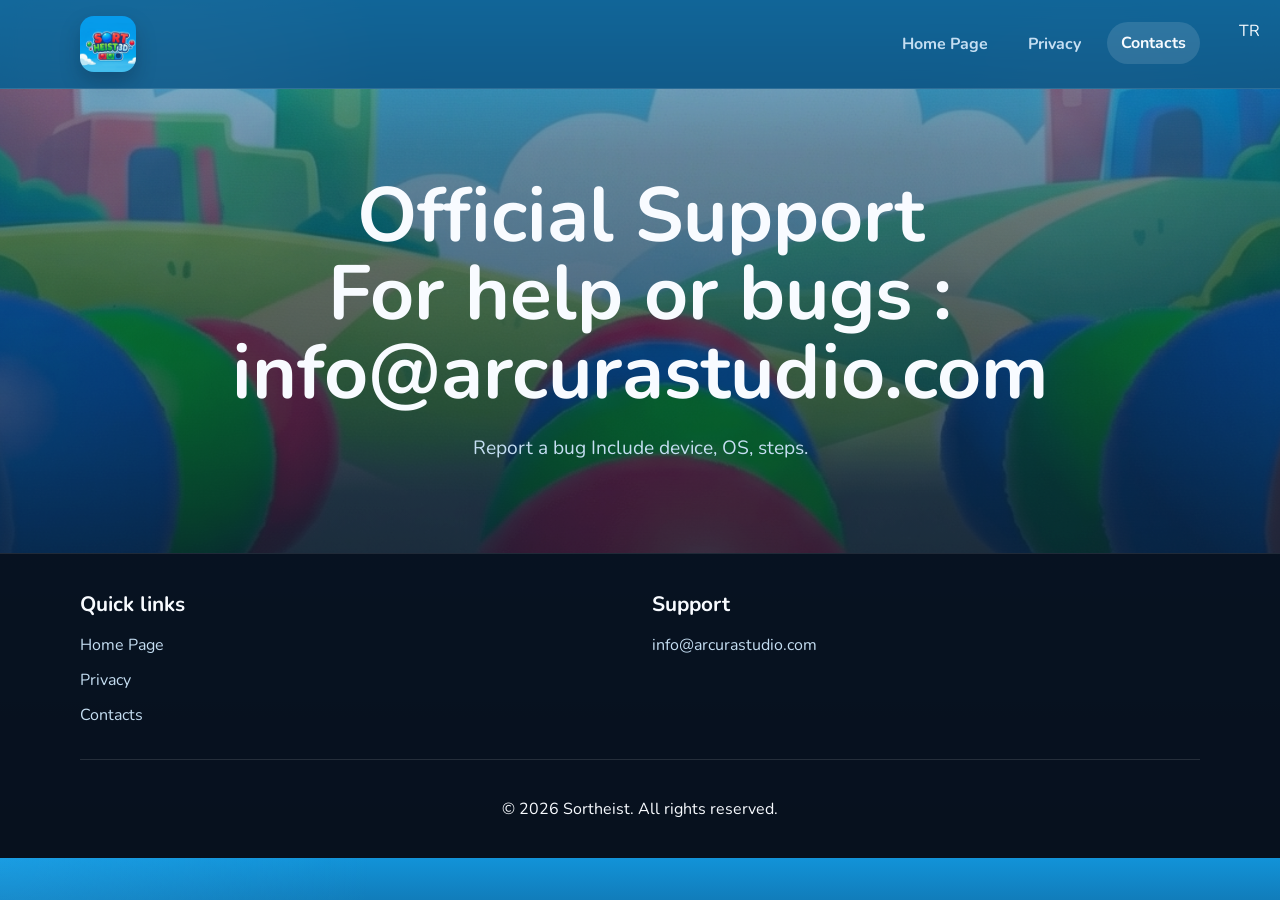
<file: contacts.html>
<!DOCTYPE html>
<html lang="tr">
<head>
  <meta charset="UTF-8">
  <meta name="viewport" content="width=device-width, initial-scale=1.0">
  <title>Support | Sortheist</title>
  <meta name="description" content="Sort Heist 3D için resmi destek ve iletişim sayfası.">
  <meta name="theme-color" content="#1293d8">
  <link rel="icon" type="image/png" href="assets/icon2014.png">
  <link rel="preconnect" href="https://fonts.googleapis.com">
  <link rel="preconnect" href="https://fonts.gstatic.com" crossorigin>
  <link
    href="https://fonts.googleapis.com/css2?family=Nunito:wght@400;600;700;800&display=swap"
    rel="stylesheet"
  >
  <link rel="stylesheet" href="style.css">
</head>
<body>
  <div class="site-bg"></div>
  <header class="site-header">
    <div class="container nav-shell">
      <div style="position:absolute; right:20px; top:20px;">
        <a href="/tr/">TR</a>
      </div>
      <a class="brand" href="index.html" aria-label="Sortheist Games ana sayfa">
        <img src="assets/icon2014.png" alt="Sortheist Games logo">
      </a>

      <button class="menu-toggle" type="button" aria-expanded="false" aria-controls="site-nav">
        Menu
      </button>

      <nav class="site-nav" id="site-nav">
        <a href="index.html">Home Page</a>
        <a href="https://arcurastudio.com/sortheist/privacy">Privacy</a>
    <!--    <a href="security.html">security</a> -->
        <a class="is-active" href="contacts.html">Contacts</a>
      </nav>
    </div>
  </header>

  <main>
    <section class="hero hero-page">
      <div class="hero-backdrop"></div>
      <div class="container hero-content">
        <h1>Official Support</h1>
        <h1>
          For help or bugs : <a  href="mailto:info@arcurastudio.com">info@arcurastudio.com</a>
        </h1>
        <p class="hero-copy">Report a bug Include device, OS, steps.
        </p>
      </div>
    </section>

    <!--section class="section">
      <div class="container contact-grid">
        <article class="card contact-card">
          <h3>Kullanıcı Desteği</h3>
          <p>
            Oyunla ilgili sorunlar, hata bildirimleri, geri ödemeler veya genel destek
            talepleri için ana iletişim adresi.
          </p>
          <a class="text-link" href="mailto:info@arcurastudio.com">info@arcurastudio.com</a>
        </article>

        <article class="card contact-card">
          <h3>Yayın ve Guncelleme</h3>
          <p>
            Store listing degisiklikleri, yayin guncellemeleri ve resmi iletisim
            gerektiren konular icin kullanilabilecek ek iletisim noktasi.
          </p>
          <a class="text-link" href="mailto:info@arcurastudio.com">info@arcurastudio.com</a>
        </article>

        <article class="card contact-card">
          <h3>Hata Bildirimi</h3>
          <p>
            Mesajinda cihaz modeli, isletim sistemi surumu, uygulama versiyonu ve hatanin
            hangi adimda olustugunu yazman sureci hizlandirir.
          </p>
          <a class="text-link" href="mailto:info@arcurastudio.com?subject=Sort%20Heist%203D%20Destek">Destek talebi olustur</a>
        </article>
      </div>
  </section>

    <section class="section section-soft">
      <div class="container page-stack">
        <article class="card page-copy">
          <h2>Bu sayfada ne olmali</h2>
          <ul class="meta-list">
            <li>Gelistirici veya marka adi</li>
            <li>Calisan destek e-postasi</li>
            <li>Sorun bildirme yontemi</li>
            <li>Gerekirse sik sorulan sorunlar ve geri donus notlari</li>
          </ul>
        </article>

        <article class="card page-copy">
          <h2>Neden kritik</h2>
          <p>
            Apple support URL alaninin gercek iletisim bilgilerine gitmesini bekler.
            Google Play tarafinda da yayin ve guncelleme sureci icin iletisim bilgileri
            acik ve calisir durumda olmalidir.
          </p>
        </article>
      </div>
  </section-->
  </main>

  <footer class="site-footer">
    <div class="container footer-grid">
      <div>
        <h3>Quick links</h3>
        <a href="index.html">Home Page</a>
        <a href="https://arcurastudio.com/sortheist/privacy">Privacy</a>
     <!--   <a href="security.html">security</a> -->
        <a href="contacts.html">Contacts</a>
      </div>

      <div>
        <h3>Support</h3>
        <a href="mailto:info@arcurastudio.com">info@arcurastudio.com</a>
      </div>
    </div>

    <div class="container footer-bottom">
      <p>&copy; <span id="year"></span> Sortheist. All rights reserved.</p> 
    </div>
  </footer>

  <script src="script.js"></script>
</body>
</html>
</file>
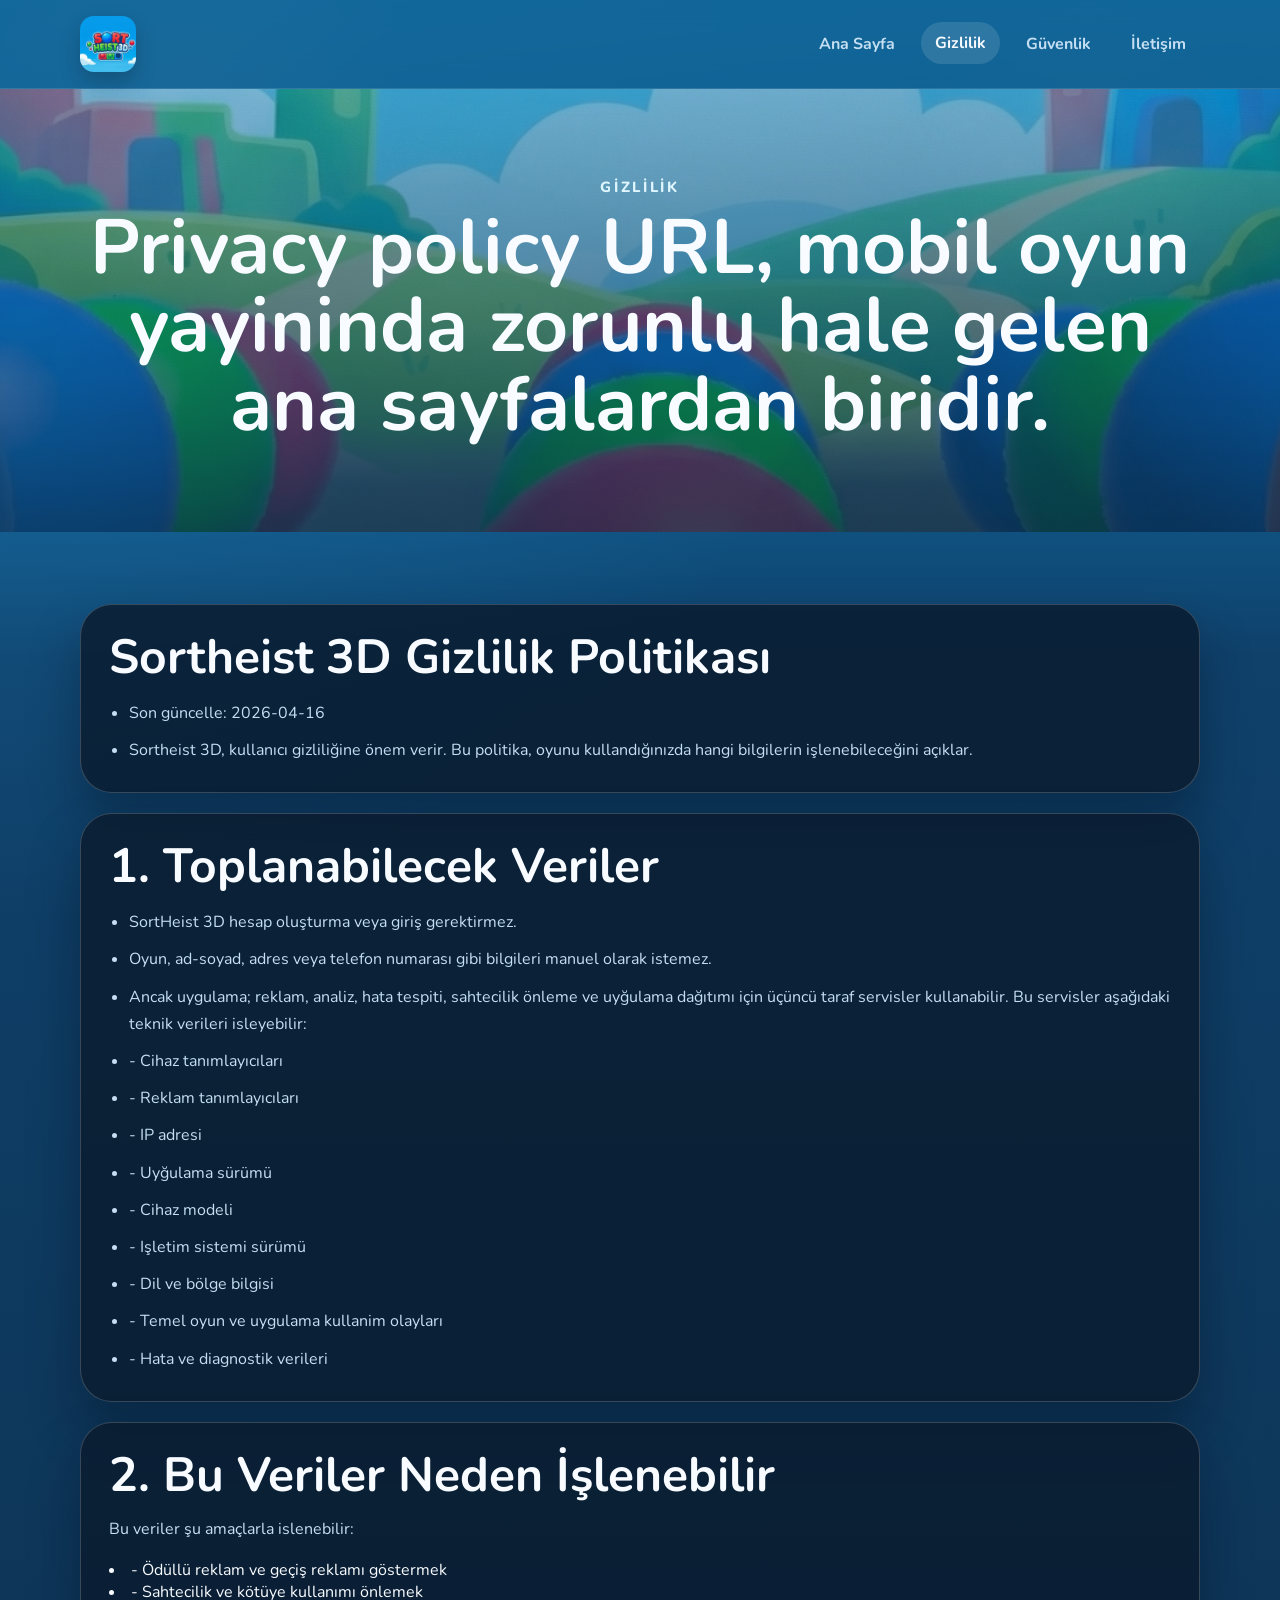
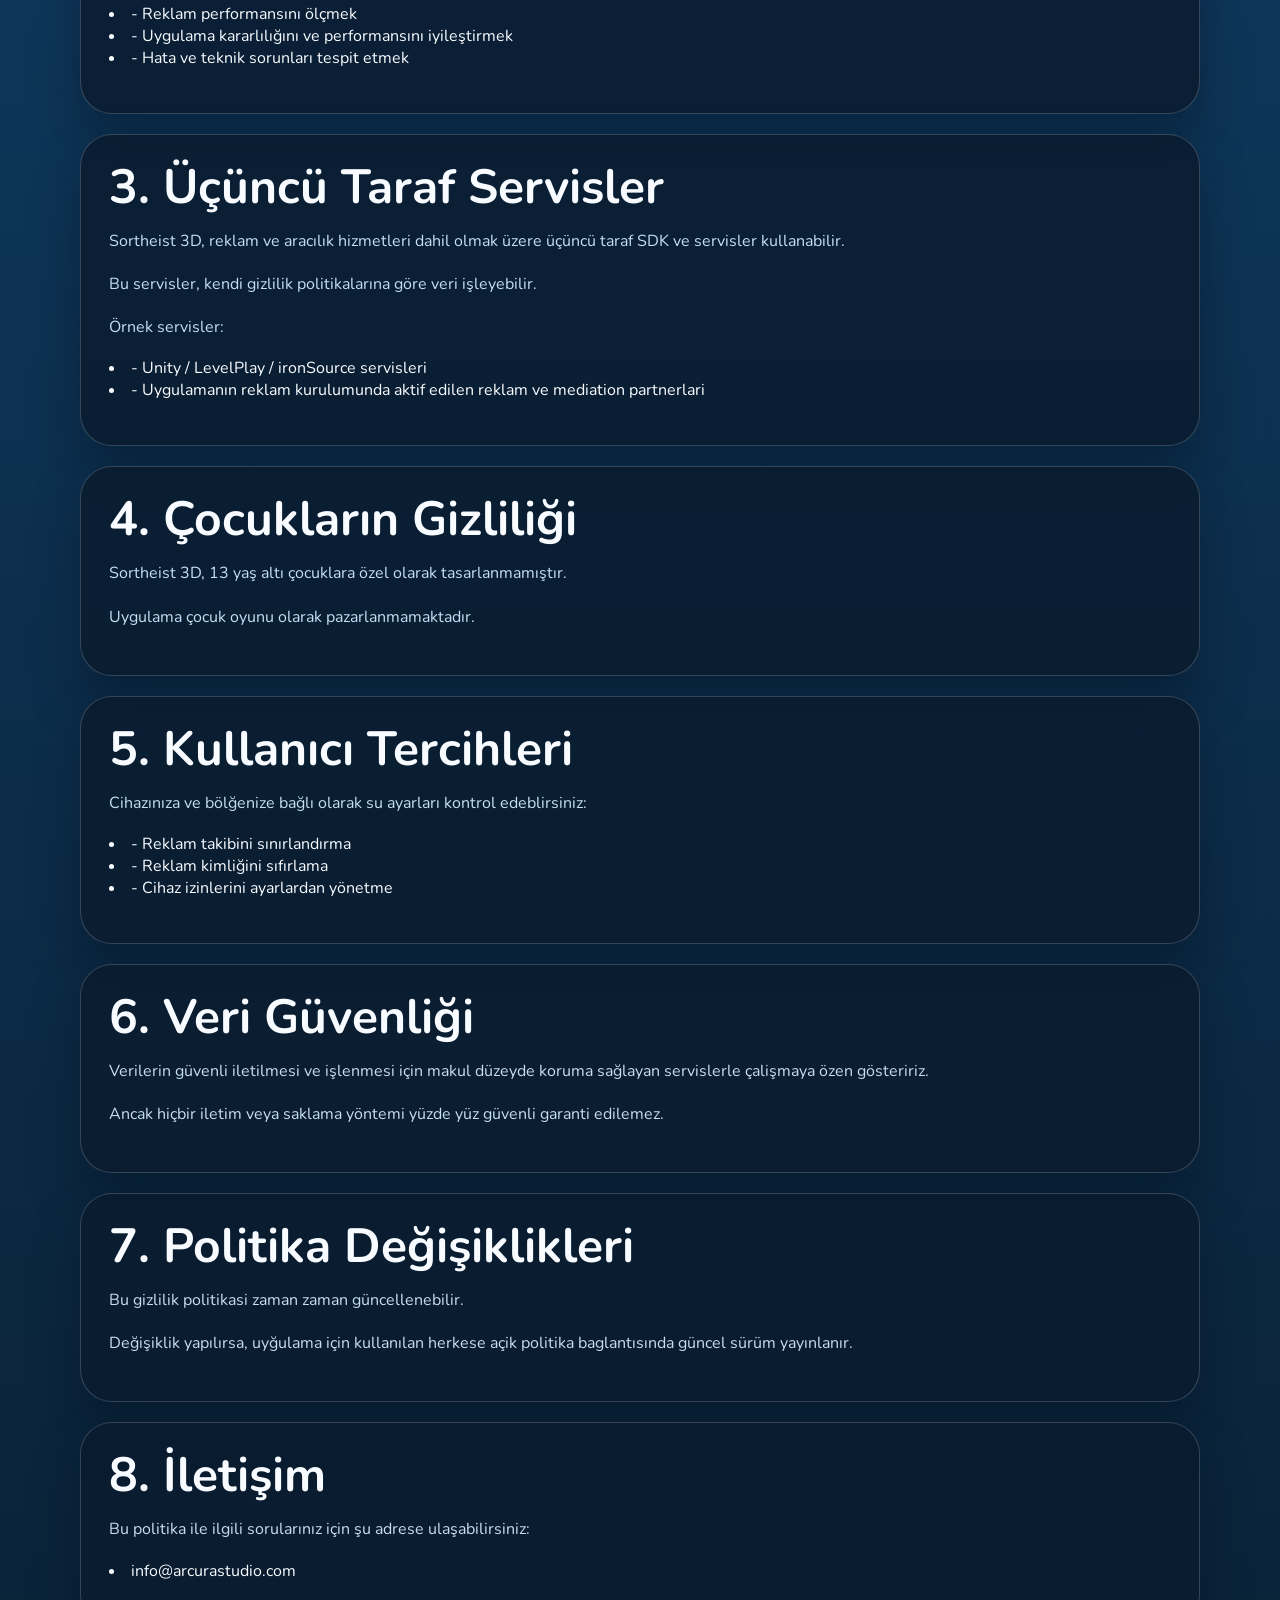
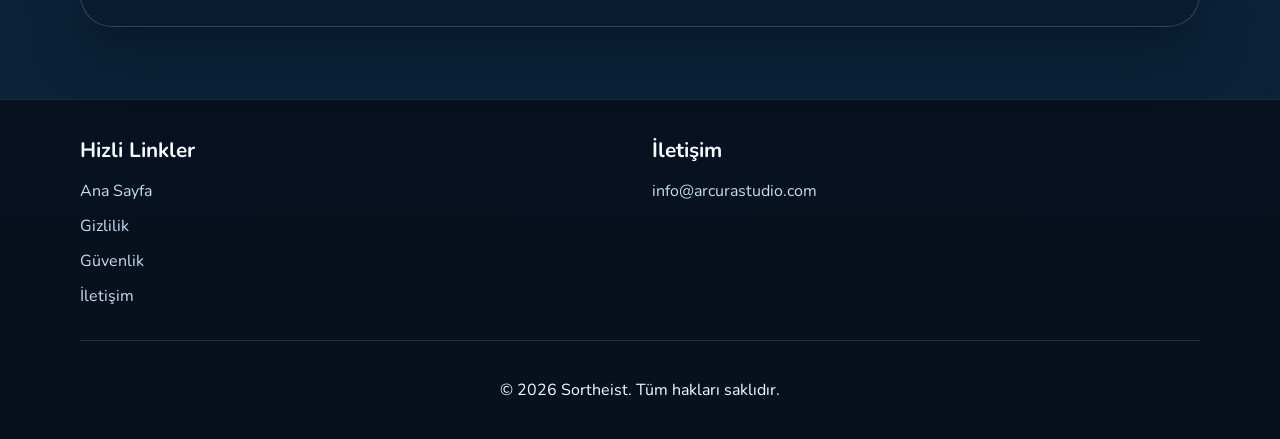
<file: gizlilik.html>
<!DOCTYPE html>
<html lang="tr">
<head>
  <meta charset="UTF-8">
  <meta name="viewport" content="width=device-width, initial-scale=1.0">
  <title>Gizlilik | Sortheist3D</title>
  <meta name="description" content="Sort Heist 3D icin resmi gizlilik politikasi.">
  <meta name="theme-color" content="#1293d8">
  <link rel="icon" type="image/png" href="assets/icon2014.png">
  <link rel="preconnect" href="https://fonts.googleapis.com">
  <link rel="preconnect" href="https://fonts.gstatic.com" crossorigin>
  <link
    href="https://fonts.googleapis.com/css2?family=Nunito:wght@400;600;700;800&display=swap"
    rel="stylesheet"
  >
  <link rel="stylesheet" href="style.css">
</head>
<body>
  <div class="site-bg"></div>
  <header class="site-header">
    <div class="container nav-shell">
      <a class="brand" href="index.html" aria-label="Sortheist Games ana sayfa">
        <img src="assets/icon2014.png" alt="Sortheist Games logo">
      </a>

      <button class="menu-toggle" type="button" aria-expanded="false" aria-controls="site-nav">
        Menu
      </button>

      <nav class="site-nav" id="site-nav">
        <a href="index.html">Ana Sayfa</a>
        <a class="is-active" href="gizlilik.html">Gizlilik</a>
        <a href="guvenlik.html">Güvenlik</a>
        <a href="iletisim.html">İletişim</a>
      </nav>
    </div>
  </header>

  <main>
    <section class="hero hero-page">
      <div class="hero-backdrop"></div>
      <div class="container hero-content">
        <p class="eyebrow">Gizlilik</p>
        <h1>Privacy policy URL, mobil oyun yayininda zorunlu hale gelen ana sayfalardan biridir.</h1>
      </div>
    </section>

    <section class="section">
      <div class="container page-stack">
        <article class="card page-copy">
          <h2>Sortheist 3D Gizlilik Politikası</h2>
          <ul class="meta-list">
            <li>Son güncelle: 2026-04-16</li>
            <li>Sortheist 3D, kullanıcı gizliliğine önem verir. Bu politika, oyunu kullandığınızda hangi bilgilerin işlenebileceğini açıklar.</li>
          </ul>
        </article>

        <article class="card page-copy">
          <h2>1. Toplanabilecek Veriler</h2>
          <ul class="meta-list">
            <li>SortHeist 3D hesap oluşturma veya giriş gerektirmez.</li>
              <li>Oyun, ad-soyad, adres veya telefon numarası gibi bilgileri manuel olarak istemez.</li>
              <li>Ancak uygulama; reklam, analiz, hata tespiti, sahtecilik önleme ve uyğulama dağıtımı için üçüncü taraf servisler kullanabilir. Bu servisler aşağıdaki teknik verileri isleyebilir:</li>
              <li>- Cihaz tanımlayıcıları</li>
              <li>- Reklam tanımlayıcıları</li>
              <li>- IP adresi</li>
              <li>- Uyğulama sürümü</li>
              <li>- Cihaz modeli</li>
              <li>- Işletim sistemi sürümü</li>
              <li>- Dil ve bölge bilgisi</li>
              <li>- Temel oyun ve uygulama kullanim olayları</li>
              <li>- Hata ve diagnostik verileri</li>
          </ul>
        </article>
        
        <article class="card page-copy">
          <h2> 2. Bu Veriler Neden İşlenebilir</h2>
          <p>
            Bu veriler şu amaçlarla islenebilir:
            <li>- Ödüllü reklam ve geçiş reklamı göstermek</li>
            <li>- Sahtecilik ve kötüye kullanımı önlemek</li>
            <li>- Reklam performansını ölçmek</li>
            <li>- Uygulama kararlılığını ve performansını iyileştirmek</li>
            <li>- Hata ve teknik sorunları tespit etmek</li>
          </p>
        </article>

        <article class="card page-copy">
          <h2>3. Üçüncü Taraf Servisler</h2>
            <p>Sortheist 3D, reklam ve aracılık hizmetleri dahil olmak üzere üçüncü taraf SDK ve servisler kullanabilir.</p>
            <p>Bu servisler, kendi gizlilik politikalarına göre veri işleyebilir.</p>
            <p>Örnek servisler:</p>
            <p>
              <li>- Unity / LevelPlay / ironSource servisleri</li>
              <li>- Uygulamanın reklam kurulumunda aktif edilen reklam ve mediation partnerlari</li>
            </p>
        </article>
        
        <article class="card page-copy">
          <h2>4. Çocukların Gizliliği</h2>
            <p>Sortheist 3D, 13 yaş altı çocuklara özel olarak tasarlanmamıştır.</p>
            <p>Uygulama çocuk oyunu olarak pazarlanmamaktadır.</p>
        </article>

        <article class="card page-copy">
          <h2>5. Kullanıcı Tercihleri</h2>
            <p>Cihazınıza ve bölğenize bağlı olarak su ayarları kontrol edeblirsiniz:</p>
            <p>
              <li>- Reklam takibini sınırlandırma</li>
              <li>- Reklam kimliğini sıfırlama</li>
              <li>- Cihaz izinlerini ayarlardan yönetme</li>
            </p>
        </article>

         <article class="card page-copy">
          <h2>6. Veri Güvenliği</h2>
            <p>Verilerin güvenli iletilmesi ve işlenmesi için makul düzeyde koruma sağlayan servislerle çalişmaya özen gösteririz.</p>
            <p>Ancak hiçbir iletim veya saklama yöntemi yüzde yüz güvenli garanti edilemez.</p>
        </article>

        <article class="card page-copy">
          <h2>7. Politika Değişiklikleri</h2>
            <p>Bu gizlilik politikasi zaman zaman güncellenebilir.</p>
            <p>Değişiklik yapılırsa, uyğulama için kullanılan herkese açik politika baglantısında güncel sürüm yayınlanır.</p>
        </article>


        <article class="card page-copy">
          <h2>8. İletişim</h2>
            <p>Bu politika ile ilgili sorularınız için şu adrese ulaşabilirsiniz:</p>
              <li>info@arcurastudio.com</li>
            </p>
        </article>
      </div>
    </section>
  </main>

  <footer class="site-footer">
    <div class="container footer-grid">
      <div>
        <h3>Hizli Linkler</h3>
        <a href="index.html">Ana Sayfa</a>
        <a href="gizlilik.html">Gizlilik</a>
        <a href="guvenlik.html">Güvenlik</a>
        <a href="iletisim.html">İletişim</a>
      </div>

      <div>
        <h3>İletişim</h3>
        <a href="mailto:info@arcurastudio.com">info@arcurastudio.com</a>
      </div>
    </div>

    <div class="container footer-bottom">
      <p>&copy; <span id="year"></span> Sortheist. Tüm hakları saklıdır.</p>
    </div>
  </footer>

  <script src="script.js"></script>
</body>
</html>
</file>
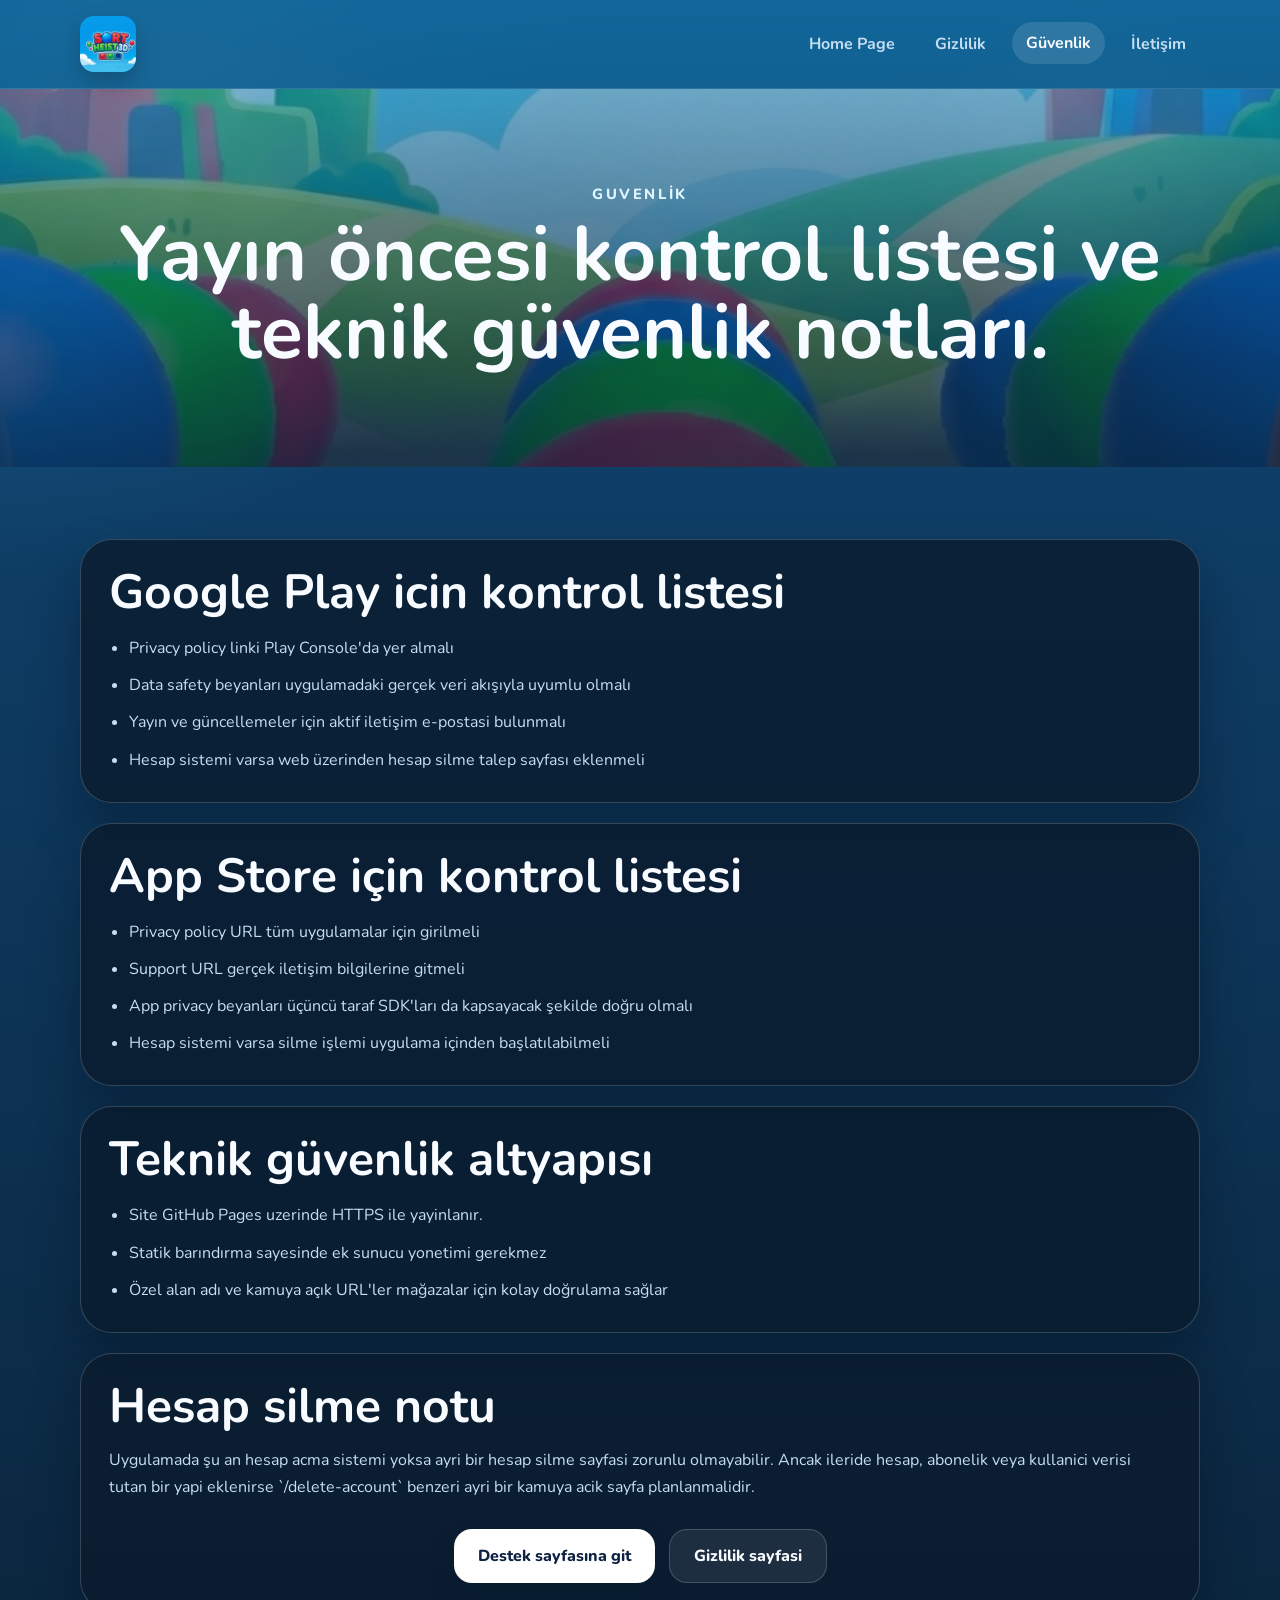
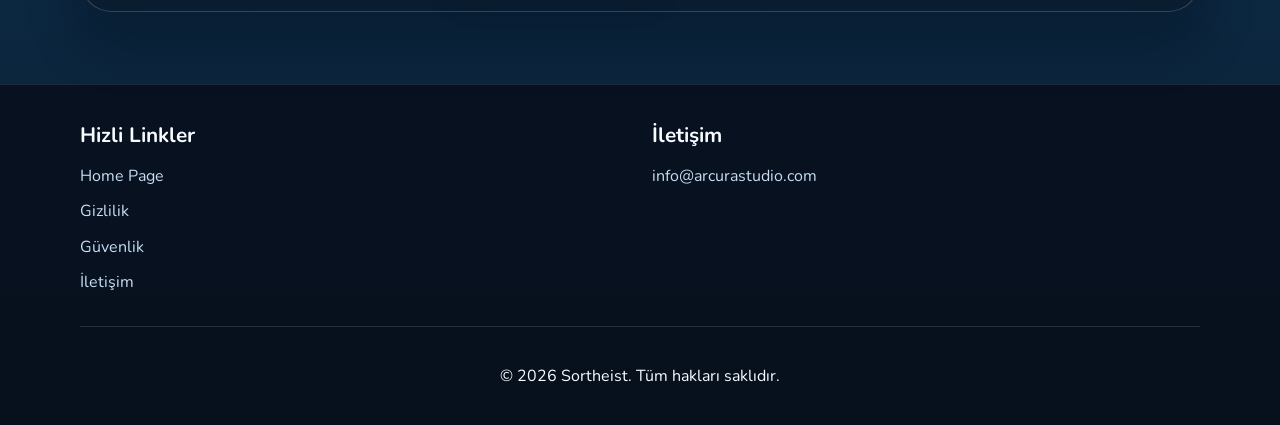
<file: guvenlik.html>
<!DOCTYPE html>
<html lang="tr">
<head>
  <meta charset="UTF-8">
  <meta name="viewport" content="width=device-width, initial-scale=1.0">
  <title>Güvenlik | Sortheist</title>
  <meta name="description" content="Sort Heist 3D icin yayin oncesi guvenlik ve magaza uyumluluk notlari.">
  <meta name="theme-color" content="#1293d8">
  <link rel="icon" type="image/png" href="assets/icon2014.png">
  <link rel="preconnect" href="https://fonts.googleapis.com">
  <link rel="preconnect" href="https://fonts.gstatic.com" crossorigin>
  <link
    href="https://fonts.googleapis.com/css2?family=Nunito:wght@400;600;700;800&display=swap"
    rel="stylesheet"
  >
  <link rel="stylesheet" href="style.css">
</head>
<body>
  <div class="site-bg"></div>
  <header class="site-header">
    <div class="container nav-shell">
      <a class="brand" href="index.html" aria-label="Sortheist Games ana sayfa">
        <img src="assets/icon2014.png" alt="Sortheist Games logo">
      </a>

      <button class="menu-toggle" type="button" aria-expanded="false" aria-controls="site-nav">
        Menu
      </button>

      <nav class="site-nav" id="site-nav">
        <a href="index.html">Home Page</a>
        <a href="gizlilik.html">Gizlilik</a>
        <a class="is-active" href="guvenlik.html">Güvenlik</a>
        <a href="iletisim.html">İletişim</a>
      </nav>
    </div>
  </header>

  <main>
    <section class="hero hero-page">
      <div class="hero-backdrop"></div>
      <div class="container hero-content">
        <p class="eyebrow">Guvenlik</p>
        <h1>Yayın öncesi kontrol listesi ve teknik güvenlik notları.</h1>
      </div>
    </section>

    <section class="section">
      <div class="container page-stack">
        <article class="card page-copy">
          <h2>Google Play icin kontrol listesi</h2>
          <ul class="meta-list">
            <li>Privacy policy linki Play Console'da yer almalı</li>
            <li>Data safety beyanları uygulamadaki gerçek veri akışıyla uyumlu olmalı</li>
            <li>Yayın ve güncellemeler için aktif iletişim e-postasi bulunmalı</li>
            <li>Hesap sistemi varsa web üzerinden hesap silme talep sayfası eklenmeli</li>
          </ul>
        </article>

        <article class="card page-copy">
          <h2>App Store için kontrol listesi</h2>
          <ul class="meta-list">
            <li>Privacy policy URL tüm uygulamalar için girilmeli</li>
            <li>Support URL gerçek iletişim bilgilerine gitmeli</li>
            <li>App privacy beyanları üçüncü taraf SDK'ları da kapsayacak şekilde doğru olmalı</li>
            <li>Hesap sistemi varsa silme işlemi uygulama içinden başlatılabilmeli</li>
          </ul>
        </article>

        <article class="card page-copy">
          <h2>Teknik güvenlik altyapısı</h2>
          <ul class="meta-list">
            <li>Site GitHub Pages uzerinde HTTPS ile yayinlanır.</li>
            <li>Statik barındırma sayesinde ek sunucu yonetimi gerekmez</li>
            <li>Özel alan adı ve kamuya açık URL'ler mağazalar için kolay doğrulama sağlar</li>
          </ul>
        </article>

        <article class="card page-copy">
          <h2>Hesap silme notu</h2>
          <p>
            Uygulamada şu an hesap acma sistemi yoksa ayri bir hesap silme sayfasi zorunlu
            olmayabilir. Ancak ileride hesap, abonelik veya kullanici verisi tutan bir yapi
            eklenirse `/delete-account` benzeri ayri bir kamuya acik sayfa planlanmalidir.
          </p>
          <div class="button-row">
            <a class="button button-light" href="iletisim.html">Destek sayfasına git</a>
            <a class="button button-outline" href="gizlilik.html">Gizlilik sayfasi</a>
          </div>
        </article>
      </div>
    </section>
  </main>

  <footer class="site-footer">
    <div class="container footer-grid">
      <div>
        <h3>Hizli Linkler</h3>
        <a href="index.html">Home Page</a>
        <a href="gizlilik.html">Gizlilik</a>
        <a href="guvenlik.html">Güvenlik</a>
        <a href="iletisim.html">İletişim</a>
      </div>

      <div>
        <h3>İletişim</h3>
        <a href="mailto:info@arcurastudio.com">info@arcurastudio.com</a>
      </div>
    </div>

    <div class="container footer-bottom">
      <p>&copy; <span id="year"></span> Sortheist. Tüm hakları saklıdır.</p>
    </div>
  </footer>

  <script src="script.js"></script>
</body>
</html>
</file>
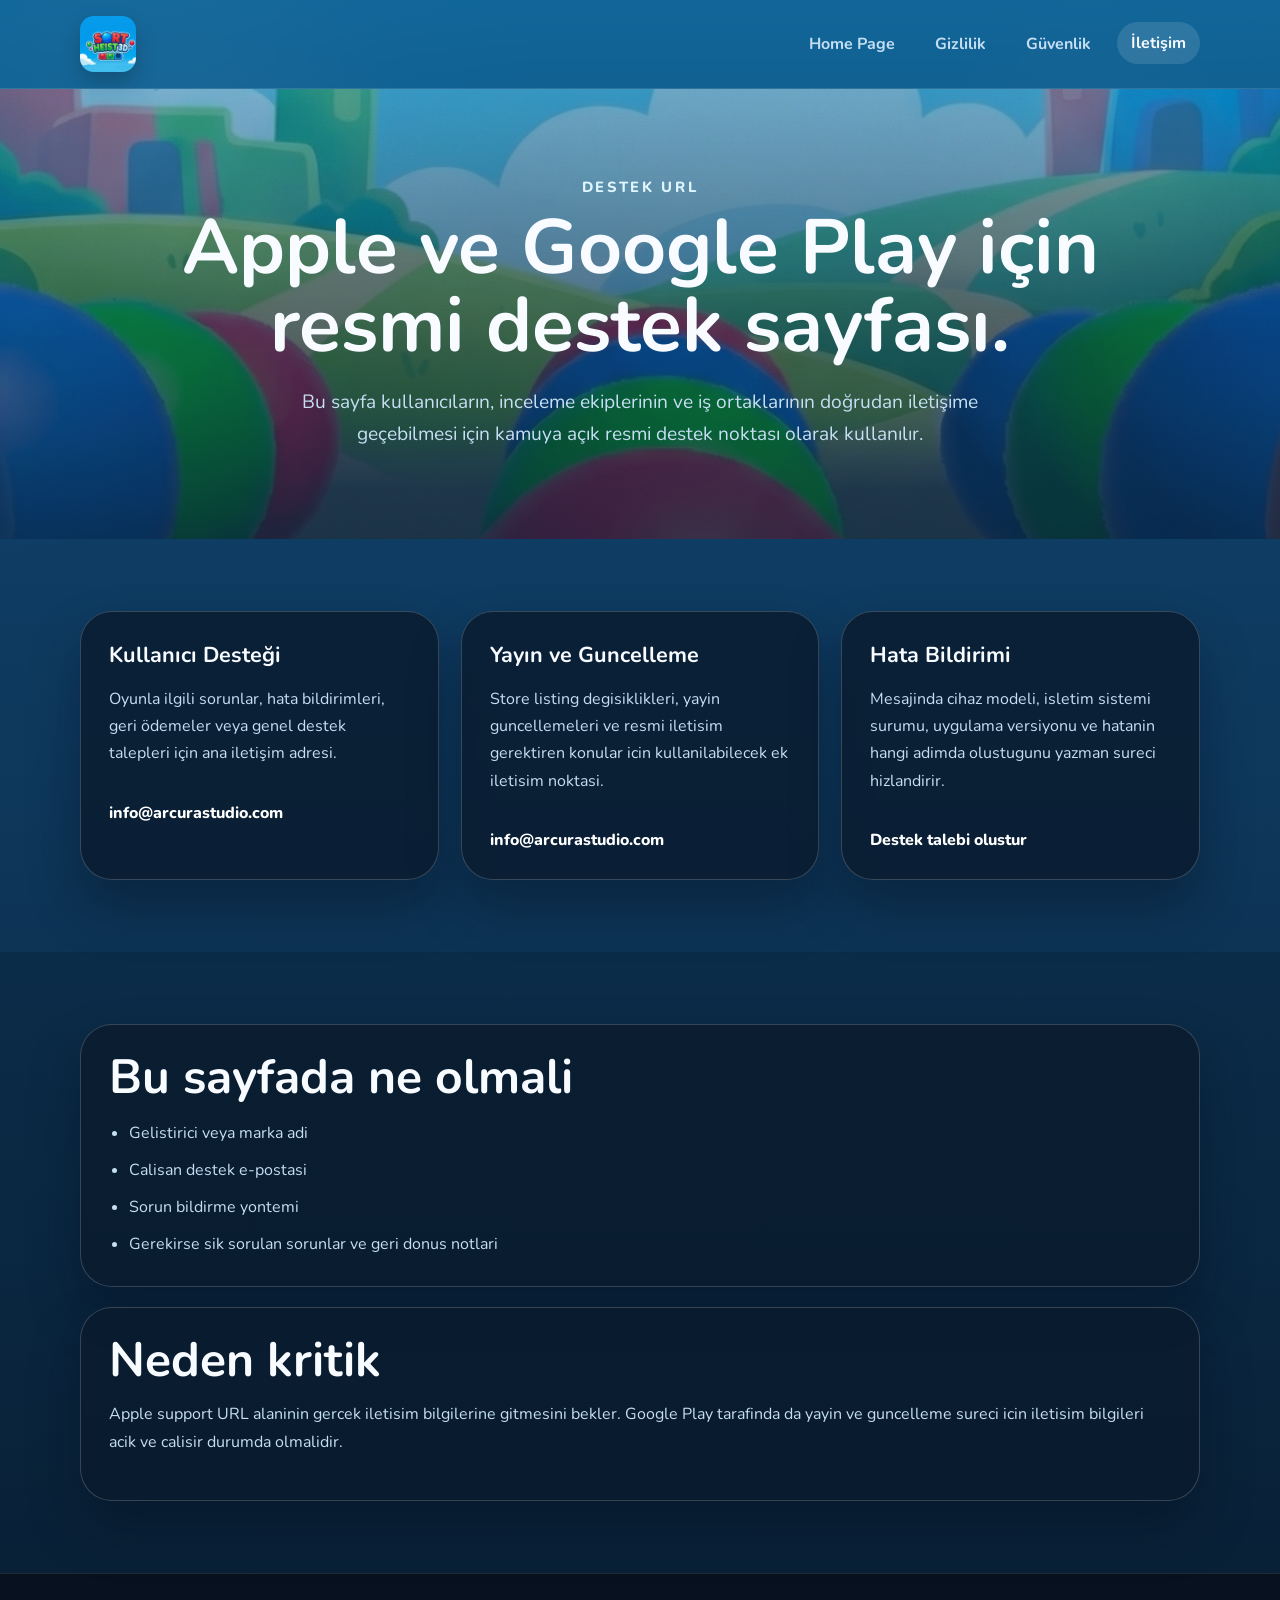
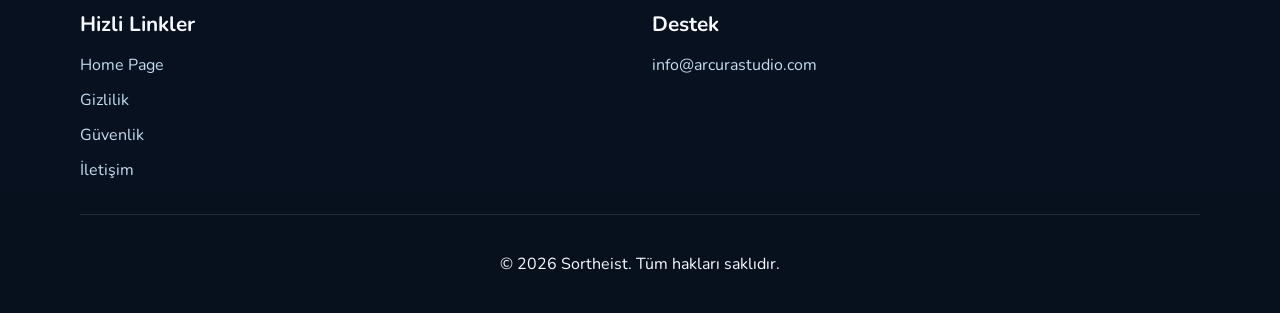
<file: iletisim.html>
<!DOCTYPE html>
<html lang="tr">
<head>
  <meta charset="UTF-8">
  <meta name="viewport" content="width=device-width, initial-scale=1.0">
  <title>İletişim | Sortheist</title>
  <meta name="description" content="Sort Heist 3D için resmi destek ve iletişim sayfası.">
  <meta name="theme-color" content="#1293d8">
  <link rel="icon" type="image/png" href="assets/icon2014.png">
  <link rel="preconnect" href="https://fonts.googleapis.com">
  <link rel="preconnect" href="https://fonts.gstatic.com" crossorigin>
  <link
    href="https://fonts.googleapis.com/css2?family=Nunito:wght@400;600;700;800&display=swap"
    rel="stylesheet"
  >
  <link rel="stylesheet" href="style.css">
</head>
<body>
  <div class="site-bg"></div>
  <header class="site-header">
    <div class="container nav-shell">
      <a class="brand" href="index.html" aria-label="Sortheist Games ana sayfa">
        <img src="assets/icon2014.png" alt="Sortheist Games logo">
      </a>

      <button class="menu-toggle" type="button" aria-expanded="false" aria-controls="site-nav">
        Menu
      </button>

      <nav class="site-nav" id="site-nav">
        <a href="index.html">Home Page</a>
        <a href="gizlilik.html">Gizlilik</a>
        <a href="guvenlik.html">Güvenlik</a>
        <a class="is-active" href="iletisim.html">İletişim</a>
      </nav>
    </div>
  </header>

  <main>
    <section class="hero hero-page">
      <div class="hero-backdrop"></div>
      <div class="container hero-content">
        <p class="eyebrow">Destek URL</p>
        <h1>Apple ve Google Play için resmi destek sayfası.</h1>
        <p class="hero-copy">
          Bu sayfa kullanıcıların, inceleme ekiplerinin ve iş ortaklarının doğrudan
          iletişime geçebilmesi için kamuya açık resmi destek noktası olarak kullanılır.
        </p>
      </div>
    </section>

    <section class="section">
      <div class="container contact-grid">
        <article class="card contact-card">
          <h3>Kullanıcı Desteği</h3>
          <p>
            Oyunla ilgili sorunlar, hata bildirimleri, geri ödemeler veya genel destek
            talepleri için ana iletişim adresi.
          </p>
          <a class="text-link" href="mailto:info@arcurastudio.com">info@arcurastudio.com</a>
        </article>

        <article class="card contact-card">
          <h3>Yayın ve Guncelleme</h3>
          <p>
            Store listing degisiklikleri, yayin guncellemeleri ve resmi iletisim
            gerektiren konular icin kullanilabilecek ek iletisim noktasi.
          </p>
          <a class="text-link" href="mailto:info@arcurastudio.com">info@arcurastudio.com</a>
        </article>

        <article class="card contact-card">
          <h3>Hata Bildirimi</h3>
          <p>
            Mesajinda cihaz modeli, isletim sistemi surumu, uygulama versiyonu ve hatanin
            hangi adimda olustugunu yazman sureci hizlandirir.
          </p>
          <a class="text-link" href="mailto:info@arcurastudio.com?subject=Sort%20Heist%203D%20Destek">Destek talebi olustur</a>
        </article>
      </div>
    </section>

    <section class="section section-soft">
      <div class="container page-stack">
        <article class="card page-copy">
          <h2>Bu sayfada ne olmali</h2>
          <ul class="meta-list">
            <li>Gelistirici veya marka adi</li>
            <li>Calisan destek e-postasi</li>
            <li>Sorun bildirme yontemi</li>
            <li>Gerekirse sik sorulan sorunlar ve geri donus notlari</li>
          </ul>
        </article>

        <article class="card page-copy">
          <h2>Neden kritik</h2>
          <p>
            Apple support URL alaninin gercek iletisim bilgilerine gitmesini bekler.
            Google Play tarafinda da yayin ve guncelleme sureci icin iletisim bilgileri
            acik ve calisir durumda olmalidir.
          </p>
        </article>
      </div>
    </section>
  </main>

  <footer class="site-footer">
    <div class="container footer-grid">
      <div>
        <h3>Hizli Linkler</h3>
        <a href="index.html">Home Page</a>
        <a href="gizlilik.html">Gizlilik</a>
        <a href="guvenlik.html">Güvenlik</a>
        <a href="iletisim.html">İletişim</a>
      </div>

      <div>
        <h3>Destek</h3>
        <a href="mailto:info@arcurastudio.com">info@arcurastudio.com</a>
      </div>
    </div>

    <div class="container footer-bottom">
      <p>&copy; <span id="year"></span> Sortheist. Tüm hakları saklıdır.</p> 
    </div>
  </footer>

  <script src="script.js"></script>
</body>
</html>
</file>
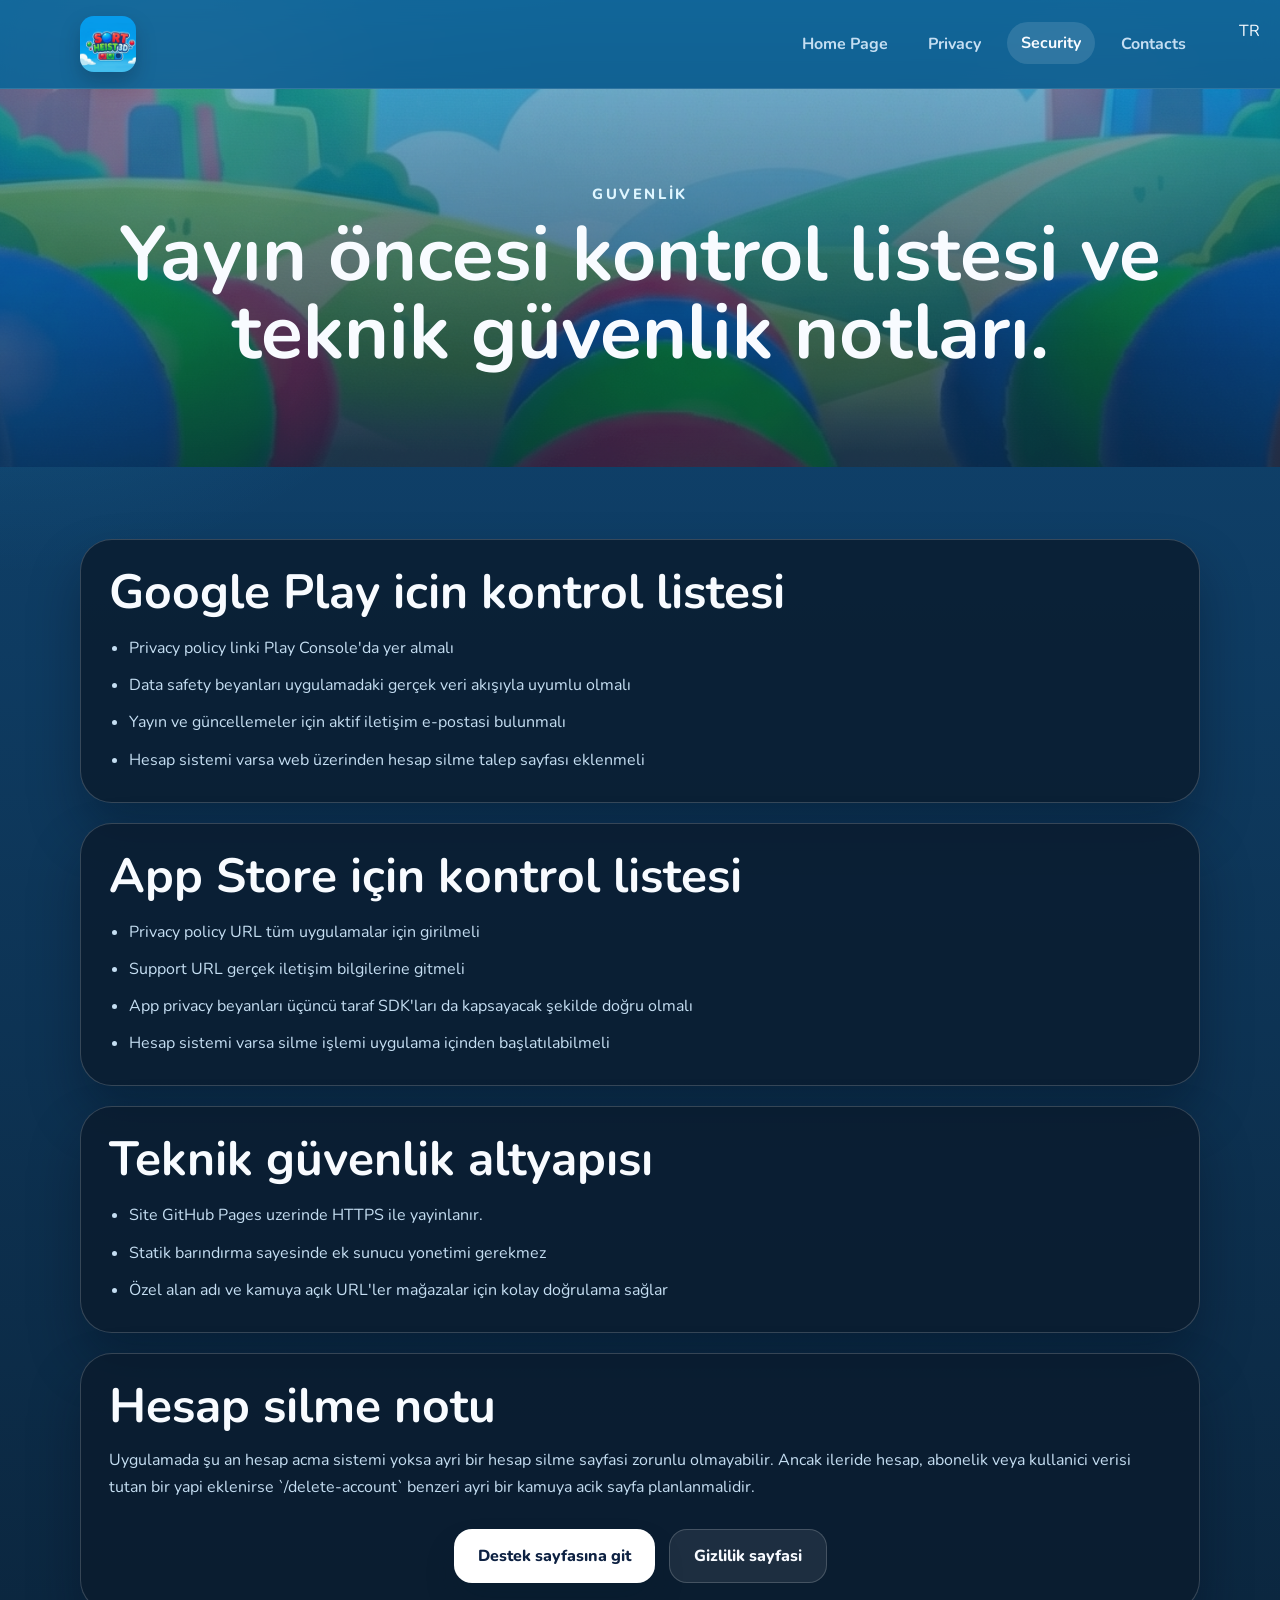
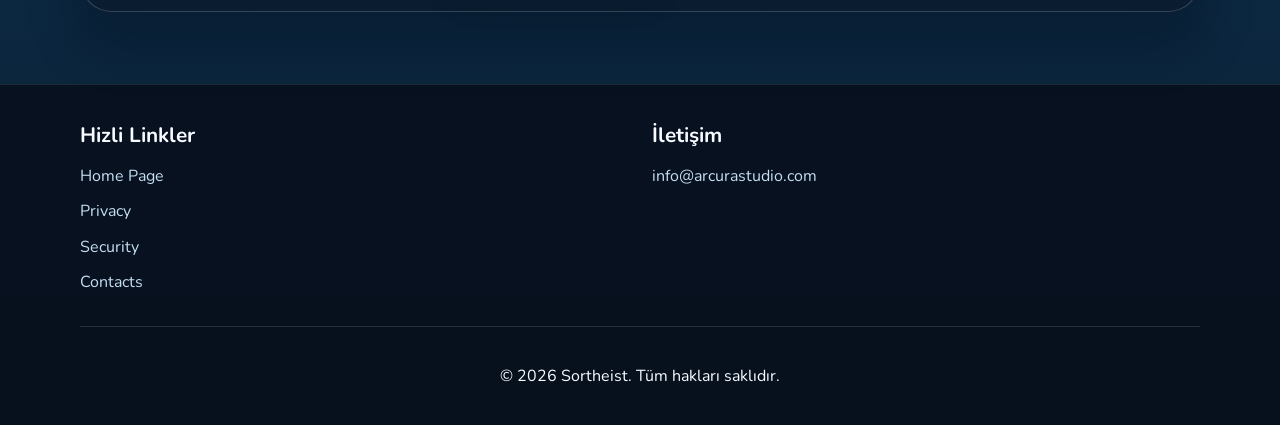
<file: security.html>
<!DOCTYPE html>
<html lang="tr">
<head>
  <meta charset="UTF-8">
  <meta name="viewport" content="width=device-width, initial-scale=1.0">
  <title>Güvenlik | Sortheist</title>
  <meta name="description" content="Sort Heist 3D icin yayin oncesi guvenlik ve magaza uyumluluk notlari.">
  <meta name="theme-color" content="#1293d8">
  <link rel="icon" type="image/png" href="assets/icon2014.png">
  <link rel="preconnect" href="https://fonts.googleapis.com">
  <link rel="preconnect" href="https://fonts.gstatic.com" crossorigin>
  <link
    href="https://fonts.googleapis.com/css2?family=Nunito:wght@400;600;700;800&display=swap"
    rel="stylesheet"
  >
  <link rel="stylesheet" href="style.css">
</head>
<body>
  <div class="site-bg"></div>
  <header class="site-header">
    <div class="container nav-shell">
      <div style="position:absolute; right:20px; top:20px;">
        <a href="/tr/">TR</a>
      </div>
      <a class="brand" href="index.html" aria-label="Sortheist Games ana sayfa">
        <img src="assets/icon2014.png" alt="Sortheist Games logo">
      </a>

      <button class="menu-toggle" type="button" aria-expanded="false" aria-controls="site-nav">
        Menu
      </button>

      <nav class="site-nav" id="site-nav">
        <a href="index.html">Home Page</a>
        <a href="https://arcurastudio.com/sortheist/privacy">Privacy</a>
        <a class="is-active" href="security.html">Security</a>
        <a href="contacts.html">Contacts</a>
      </nav>
    </div>
  </header>

  <main>
    <section class="hero hero-page">
      <div class="hero-backdrop"></div>
      <div class="container hero-content">
        <p class="eyebrow">Guvenlik</p>
        <h1>Yayın öncesi kontrol listesi ve teknik güvenlik notları.</h1>
      </div>
    </section>

    <section class="section">
      <div class="container page-stack">
        <article class="card page-copy">
          <h2>Google Play icin kontrol listesi</h2>
          <ul class="meta-list">
            <li>Privacy policy linki Play Console'da yer almalı</li>
            <li>Data safety beyanları uygulamadaki gerçek veri akışıyla uyumlu olmalı</li>
            <li>Yayın ve güncellemeler için aktif iletişim e-postasi bulunmalı</li>
            <li>Hesap sistemi varsa web üzerinden hesap silme talep sayfası eklenmeli</li>
          </ul>
        </article>

        <article class="card page-copy">
          <h2>App Store için kontrol listesi</h2>
          <ul class="meta-list">
            <li>Privacy policy URL tüm uygulamalar için girilmeli</li>
            <li>Support URL gerçek iletişim bilgilerine gitmeli</li>
            <li>App privacy beyanları üçüncü taraf SDK'ları da kapsayacak şekilde doğru olmalı</li>
            <li>Hesap sistemi varsa silme işlemi uygulama içinden başlatılabilmeli</li>
          </ul>
        </article>

        <article class="card page-copy">
          <h2>Teknik güvenlik altyapısı</h2>
          <ul class="meta-list">
            <li>Site GitHub Pages uzerinde HTTPS ile yayinlanır.</li>
            <li>Statik barındırma sayesinde ek sunucu yonetimi gerekmez</li>
            <li>Özel alan adı ve kamuya açık URL'ler mağazalar için kolay doğrulama sağlar</li>
          </ul>
        </article>

        <article class="card page-copy">
          <h2>Hesap silme notu</h2>
          <p>
            Uygulamada şu an hesap acma sistemi yoksa ayri bir hesap silme sayfasi zorunlu
            olmayabilir. Ancak ileride hesap, abonelik veya kullanici verisi tutan bir yapi
            eklenirse `/delete-account` benzeri ayri bir kamuya acik sayfa planlanmalidir.
          </p>
          <div class="button-row">
            <a class="button button-light" href="iletisim.html">Destek sayfasına git</a>
            <a class="button button-outline" href="https://arcurastudio.com/sortheist/privacy">Gizlilik sayfasi</a>
          </div>
        </article>
      </div>
    </section>
  </main>

  <footer class="site-footer">
    <div class="container footer-grid">
      <div>
        <h3>Hizli Linkler</h3>
        <a href="index.html">Home Page</a>
        <a href="https://arcurastudio.com/sortheist/privacy">Privacy</a>
        <a href="security.html">Security</a>
        <a href="contacts.html">Contacts</a>
      </div>

      <div>
        <h3>İletişim</h3>
        <a href="mailto:info@arcurastudio.com">info@arcurastudio.com</a>
      </div>
    </div>

    <div class="container footer-bottom">
      <p>&copy; <span id="year"></span> Sortheist. Tüm hakları saklıdır.</p>
    </div>
  </footer>

  <script src="script.js"></script>
</body>
</html>
</file>
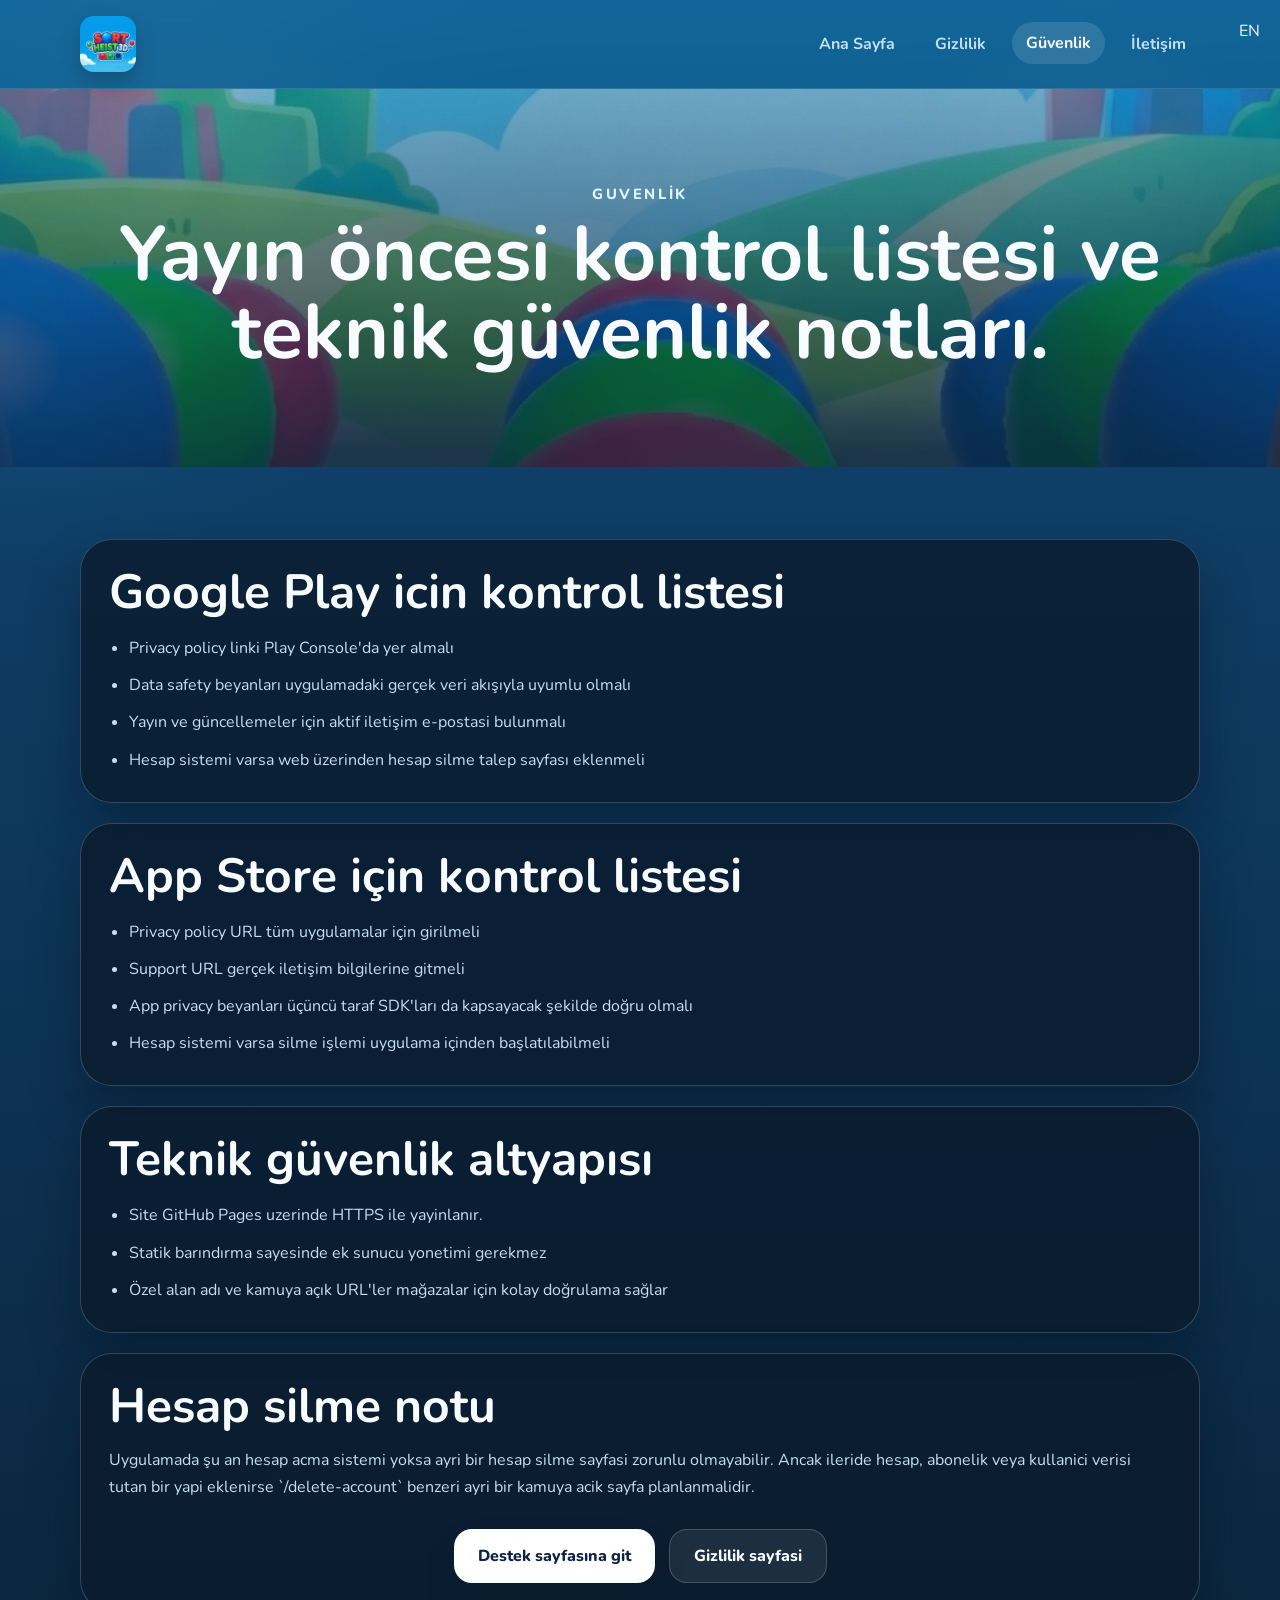
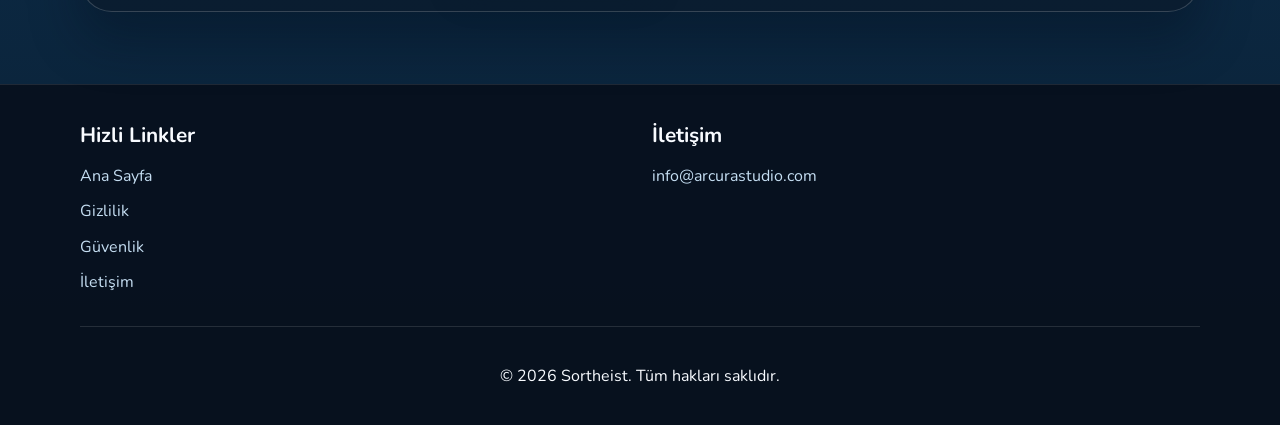
<file: tr/guvenlik.html>
<!DOCTYPE html>
<html lang="tr">
<head>
  <meta charset="UTF-8">
  <meta name="viewport" content="width=device-width, initial-scale=1.0">
  <title>Güvenlik | Sortheist</title>
  <meta name="description" content="Sort Heist 3D icin yayin oncesi guvenlik ve magaza uyumluluk notlari.">
  <meta name="theme-color" content="#1293d8">
  <link rel="icon" type="/image/png" href="/assets/icon2014.png">
  <link rel="preconnect" href="https://fonts.googleapis.com">
  <link rel="preconnect" href="https://fonts.gstatic.com" crossorigin>
  <link
    href="https://fonts.googleapis.com/css2?family=Nunito:wght@400;600;700;800&display=swap"
    rel="stylesheet"
  >
  <link rel="stylesheet" href="/style.css">
</head>
<body>
  <div class="site-bg"></div>
  <header class="site-header">
    <div class="container nav-shell">
       <div style="position:absolute; right:20px; top:20px;">
        <a href="/">EN</a>
      </div>
      <a class="brand" href="/index.html" aria-label="Sortheist Games ana sayfa">
        <img src="/assets/icon2014.png" alt="Sortheist Games logo">
      </a>

      <button class="menu-toggle" type="button" aria-expanded="false" aria-controls="site-nav">
        Menu
      </button>

      <nav class="site-nav" id="site-nav">
        <a href="/tr/index.html">Ana Sayfa</a>
        <a href="https://arcurastudio.com/sortheist/gizlilik">Gizlilik</a>
        <a class="is-active" href="/tr/guvenlik.html">Güvenlik</a>
        <a href="/tr/iletisim.html">İletişim</a>
      </nav>
    </div>
  </header>

  <main>
    <section class="hero hero-page">
      <div class="hero-backdrop"></div>
      <div class="container hero-content">
        <p class="eyebrow">Guvenlik</p>
        <h1>Yayın öncesi kontrol listesi ve teknik güvenlik notları.</h1>
      </div>
    </section>

    <section class="section">
      <div class="container page-stack">
        <article class="card page-copy">
          <h2>Google Play icin kontrol listesi</h2>
          <ul class="meta-list">
            <li>Privacy policy linki Play Console'da yer almalı</li>
            <li>Data safety beyanları uygulamadaki gerçek veri akışıyla uyumlu olmalı</li>
            <li>Yayın ve güncellemeler için aktif iletişim e-postasi bulunmalı</li>
            <li>Hesap sistemi varsa web üzerinden hesap silme talep sayfası eklenmeli</li>
          </ul>
        </article>

        <article class="card page-copy">
          <h2>App Store için kontrol listesi</h2>
          <ul class="meta-list">
            <li>Privacy policy URL tüm uygulamalar için girilmeli</li>
            <li>Support URL gerçek iletişim bilgilerine gitmeli</li>
            <li>App privacy beyanları üçüncü taraf SDK'ları da kapsayacak şekilde doğru olmalı</li>
            <li>Hesap sistemi varsa silme işlemi uygulama içinden başlatılabilmeli</li>
          </ul>
        </article>

        <article class="card page-copy">
          <h2>Teknik güvenlik altyapısı</h2>
          <ul class="meta-list">
            <li>Site GitHub Pages uzerinde HTTPS ile yayinlanır.</li>
            <li>Statik barındırma sayesinde ek sunucu yonetimi gerekmez</li>
            <li>Özel alan adı ve kamuya açık URL'ler mağazalar için kolay doğrulama sağlar</li>
          </ul>
        </article>

        <article class="card page-copy">
          <h2>Hesap silme notu</h2>
          <p>
            Uygulamada şu an hesap acma sistemi yoksa ayri bir hesap silme sayfasi zorunlu
            olmayabilir. Ancak ileride hesap, abonelik veya kullanici verisi tutan bir yapi
            eklenirse `/delete-account` benzeri ayri bir kamuya acik sayfa planlanmalidir.
          </p>
          <div class="button-row">
            <a class="button button-light" href="iletisim.html">Destek sayfasına git</a>
            <a class="button button-outline" href="https://arcurastudio.com/sortheist/gizlilik">Gizlilik sayfasi</a>
          </div>
        </article>
      </div>
    </section>
  </main>

  <footer class="site-footer">
    <div class="container footer-grid">
      <div>
        <h3>Hizli Linkler</h3>
        <a href="/tr/index.html">Ana Sayfa</a>
        <a href="https://arcurastudio.com/sortheist/gizlilik">Gizlilik</a>
        <a href="/trguvenlik.html">Güvenlik</a>
        <a href="/triletisim.html">İletişim</a>
      </div>

      <div>
        <h3>İletişim</h3>
        <a href="mailto:info@arcurastudio.com">info@arcurastudio.com</a>
      </div>
    </div>

    <div class="container footer-bottom">
      <p>&copy; <span id="year"></span> Sortheist. Tüm hakları saklıdır.</p>
    </div>
  </footer>

  <script src="/script.js"></script>
</body>
</html>
</file>
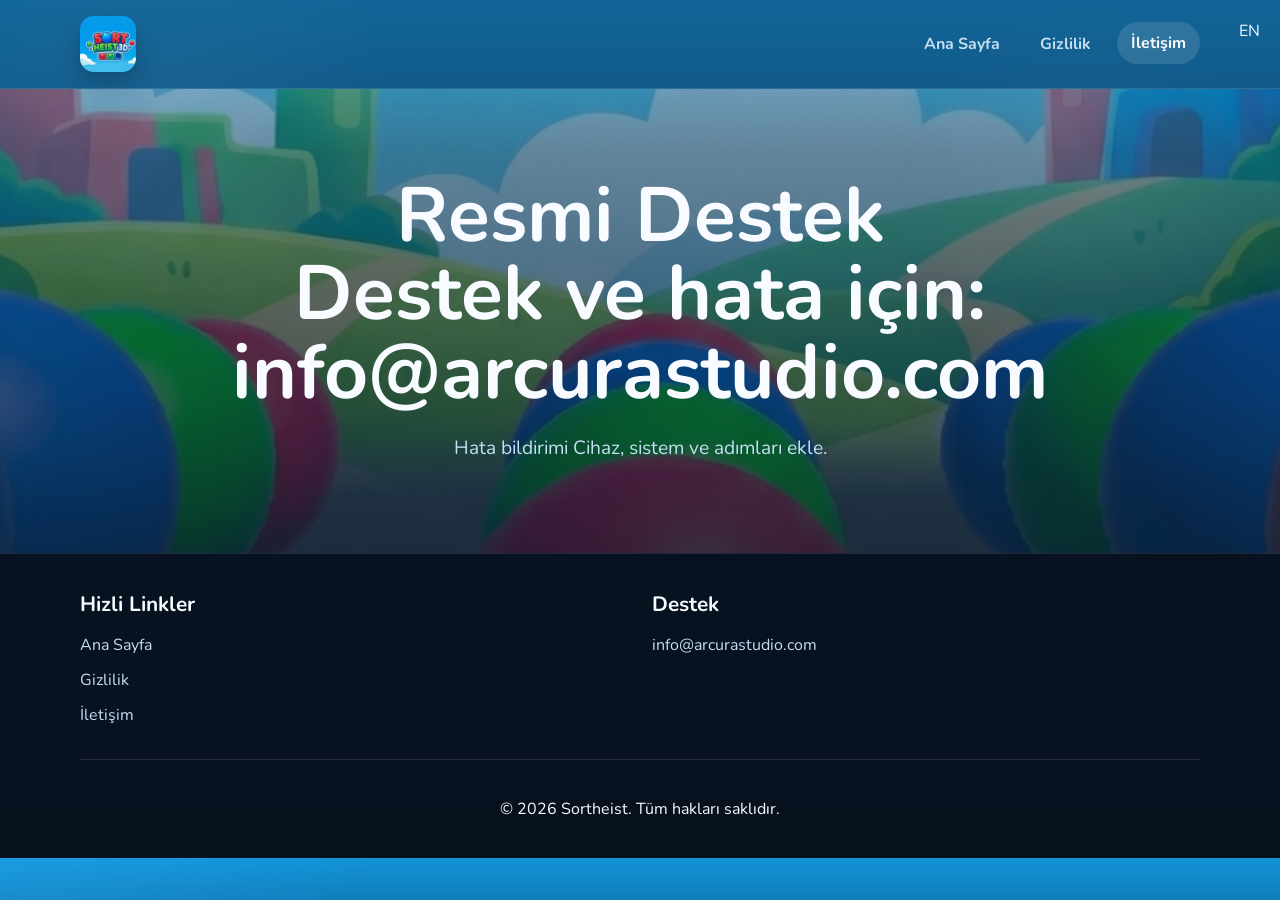
<file: tr/iletisim.html>
<!DOCTYPE html>
<html lang="tr">
<head>
  <meta charset="UTF-8">
  <meta name="viewport" content="width=device-width, initial-scale=1.0">
  <title>İletişim | Sortheist</title>
  <meta name="description" content="Sort Heist 3D için resmi destek ve iletişim sayfası.">
  <meta name="theme-color" content="#1293d8">
  <link rel="icon" type="/image/png" href="/assets/icon2014.png">
  <link rel="preconnect" href="https://fonts.googleapis.com">
  <link rel="preconnect" href="https://fonts.gstatic.com" crossorigin>
  <link
    href="https://fonts.googleapis.com/css2?family=Nunito:wght@400;600;700;800&display=swap"
    rel="stylesheet"
  >
  <link rel="stylesheet" href="/style.css">
</head>
<body>
  <div class="site-bg"></div>
  <header class="site-header">
    <div class="container nav-shell">
       <div style="position:absolute; right:20px; top:20px;">
        <a href="/">EN</a>
      </div>
      <a class="brand" href="/index.html" aria-label="Sortheist Games ana sayfa">
        <img src="/assets/icon2014.png" alt="Sortheist Games logo">
      </a>

      <button class="menu-toggle" type="button" aria-expanded="false" aria-controls="site-nav">
        Menu
      </button>

      <nav class="site-nav" id="site-nav">
        <a href="/tr/index.html">Ana Sayfa</a>
        <a href="https://arcurastudio.com/sortheist/gizlilik">Gizlilik</a>
      <!--  <a href="/tr/guvenlik.html">Güvenlik</a> -->
        <a class="is-active" href="/tr/iletisim.html">İletişim</a>
      </nav>
    </div>
  </header>

  <main>
    <section class="hero hero-page">
      <div class="hero-backdrop"></div>
      <div class="container hero-content">
        <h1>Resmi Destek</h1>
        <h1>Destek ve hata için:   <a  href="mailto:info@arcurastudio.com">info@arcurastudio.com</a> </h1>
        <p class="hero-copy">Hata bildirimi Cihaz, sistem ve adımları ekle.
        </p>
      </div>
    </section>

    <!--section class="section">
      <div class="container contact-grid">
        <article class="card contact-card">
          <h3>Kullanıcı Desteği</h3>
          <p>
            Oyunla ilgili sorunlar, hata bildirimleri, geri ödemeler veya genel destek
            talepleri için ana iletişim adresi.
          </p>
          <a class="text-link" href="mailto:info@arcurastudio.com">info@arcurastudio.com</a>
        </article>

        <article class="card contact-card">
          <h3>Yayın ve Guncelleme</h3>
          <p>
            Store listing degisiklikleri, yayin guncellemeleri ve resmi iletisim
            gerektiren konular icin kullanilabilecek ek iletisim noktasi.
          </p>
          <a class="text-link" href="mailto:info@arcurastudio.com">info@arcurastudio.com</a>
        </article>

        <article class="card contact-card">
          <h3>Hata Bildirimi</h3>
          <p>
            Mesajinda cihaz modeli, isletim sistemi surumu, uygulama versiyonu ve hatanin
            hangi adimda olustugunu yazman sureci hizlandirir.
          </p>
          <a class="text-link" href="mailto:info@arcurastudio.com?subject=Sort%20Heist%203D%20Destek">Destek talebi olustur</a>
        </article>
      </div>
    </section>

    <section class="section section-soft">
      <div class="container page-stack">
        <article class="card page-copy">
          <h2>Bu sayfada ne olmali</h2>
          <ul class="meta-list">
            <li>Gelistirici veya marka adi</li>
            <li>Calisan destek e-postasi</li>
            <li>Sorun bildirme yontemi</li>
            <li>Gerekirse sik sorulan sorunlar ve geri donus notlari</li>
          </ul>
        </article>

        <article class="card page-copy">
          <h2>Neden kritik</h2>
          <p>
            Apple support URL alaninin gercek iletisim bilgilerine gitmesini bekler.
            Google Play tarafinda da yayin ve guncelleme sureci icin iletisim bilgileri
            acik ve calisir durumda olmalidir.
          </p>
        </article>
      </div>
  </section-->
  </main>

  <footer class="site-footer">
    <div class="container footer-grid">
      <div>
        <h3>Hizli Linkler</h3>
        <a href="/tr/index.html">Ana Sayfa</a>
        <a href="https://arcurastudio.com/sortheist/gizlilik">Gizlilik</a>
      <!--  <a href="/tr/guvenlik.html">Güvenlik</a> -->
        <a href="/tr/iletisim.html">İletişim</a>
      </div>

      <div>
        <h3>Destek</h3>
        <a href="mailto:info@arcurastudio.com">info@arcurastudio.com</a>
      </div>
    </div>

    <div class="container footer-bottom">
      <p>&copy; <span id="year"></span> Sortheist. Tüm hakları saklıdır.</p> 
    </div>
  </footer>

  <script src="/script.js"></script>
</body>
</html>
</file>
<file: style.css>
:root {
  --bg: #0b1f31;
  --bg-deep: #11263a;
  --surface: rgba(10, 28, 46, 0.82);
  --surface-soft: rgba(255, 255, 255, 0.1);
  --line: rgba(255, 255, 255, 0.18);
  --text: #f8fbff;
  --muted: #c5def2;
  --blue: #2fb8ff;
  --blue-strong: #0f8ee0;
  --green: #38dc7a;
  --shadow: 0 28px 50px rgba(4, 12, 25, 0.35);
  --radius-xl: 32px;
  --radius-lg: 24px;
  --radius-md: 18px;
}

* {
  box-sizing: border-box;
}

html {
  scroll-behavior: smooth;
}

body {
  margin: 0;
  color: var(--text);
  background:
    radial-gradient(circle at top left, rgba(47, 184, 255, 0.28), transparent 24%),
    linear-gradient(180deg, #1293d8 0%, #0f416b 18%, #0a1e31 100%);
  font-family: "Nunito", "Segoe UI", sans-serif;
}

img {
  display: block;
  max-width: 100%;
}

a {
  color: inherit;
  text-decoration: none;
}

.site-bg {
  position: fixed;
  inset: 0;
  pointer-events: none;
  background:
    radial-gradient(circle at 15% 12%, rgba(255, 255, 255, 0.14), transparent 16%),
    radial-gradient(circle at 85% 18%, rgba(255, 255, 255, 0.1), transparent 14%);
  opacity: 0.8;
}

.container {
  width: min(1120px, calc(100% - 32px));
  margin: 0 auto;
}

.site-header {
  position: sticky;
  top: 0;
  z-index: 20;
  backdrop-filter: blur(14px);
  background: rgba(18, 87, 132, 0.74);
  border-bottom: 1px solid rgba(255, 255, 255, 0.12);
}

.nav-shell {
  display: flex;
  align-items: center;
  justify-content: space-between;
  gap: 18px;
  min-height: 88px;
}

.brand {
  display: inline-flex;
  align-items: center;
  gap: 14px;
  font-weight: 800;
  font-size: 1.9rem;
}

.brand img {
  width: 56px;
  height: 56px;
  object-fit: cover;
  border-radius: 14px;
  box-shadow: 0 10px 20px rgba(6, 23, 39, 0.25);
}

.site-nav {
  display: flex;
  align-items: center;
  gap: 12px;
}

.site-nav a {
  padding: 10px 14px;
  border-radius: 999px;
  color: var(--muted);
  font-weight: 700;
  transition: background 160ms ease, color 160ms ease, transform 160ms ease;
}

.site-nav a:hover,
.site-nav a.is-active {
  color: var(--text);
  background: rgba(255, 255, 255, 0.12);
  transform: translateY(-1px);
}

.menu-toggle {
  display: none;
  padding: 12px 14px;
  border: 0;
  border-radius: 14px;
  background: rgba(255, 255, 255, 0.12);
  color: var(--text);
  font: inherit;
  font-weight: 800;
}

.hero {
  position: relative;
  overflow: hidden;
}

.hero-home {
  min-height: 76vh;
  display: grid;
  place-items: center;
}

.hero-page {
  min-height: 42vh;
  display: grid;
  place-items: center;
}

.hero-backdrop {
  position: absolute;
  inset: 0;
  background:
    linear-gradient(180deg, rgba(9, 34, 55, 0.24) 0%, rgba(8, 20, 31, 0.68) 100%),
    url("assets/mainmenu.png") center/cover no-repeat;
  filter: saturate(1.05);
  transform: scale(1.02);
}

.hero-page .hero-backdrop {
  opacity: 0.58;
}

.hero-content {
  position: relative;
  z-index: 1;
  padding: 88px 0;
  text-align: center;
}

.hero-content h1,
.section-heading h2,
.card-feature h2,
.studio-copy h2,
.page-copy h2 {
  margin: 0;
  font-size: clamp(2.5rem, 6vw, 4.8rem);
  line-height: 1.02;
}

.hero-copy,
.card p,
.page-copy p,
.footer-grid p,
.footer-grid a,
.bullet-list,
.meta-list {
  color: var(--muted);
  line-height: 1.7;
}

.hero-copy {
  width: min(760px, 100%);
  margin: 20px auto 0;
  font-size: 1.2rem;
}

.hero-media {
  width: min(760px, 100%);
  margin: 28px auto 0;
}

.hero-video {
  display: block;
  width: 100%;
  border: 1px solid var(--line);
  border-radius: 28px;
  background: rgba(5, 12, 22, 0.85);
  box-shadow: var(--shadow);
}

.eyebrow {
  margin: 0 0 12px;
  color: #dff6ff;
  font-size: 0.92rem;
  font-weight: 800;
  letter-spacing: 0.18em;
  text-transform: uppercase;
}

.hero-actions,
.button-row {
  display: flex;
  justify-content: center;
  flex-wrap: wrap;
  gap: 14px;
  margin-top: 28px;
}

.button {
  display: inline-flex;
  align-items: center;
  justify-content: center;
  min-height: 54px;
  padding: 0 24px;
  border-radius: 18px;
  font-weight: 800;
  transition: transform 160ms ease, box-shadow 160ms ease, background 160ms ease;
}

.button:hover,
.text-link:hover {
  transform: translateY(-2px);
}

.button-dark {
  background: #111;
  color: #fff;
  box-shadow: 0 18px 30px rgba(0, 0, 0, 0.24);
}

.button-light {
  background: #fff;
  color: #0d2142;
  box-shadow: 0 18px 30px rgba(6, 25, 42, 0.18);
}

.button-outline {
  background: rgba(255, 255, 255, 0.08);
  border: 1px solid var(--line);
}

.section {
  padding: 72px 0;
}

.section-soft {
  background: rgba(5, 15, 26, 0.18);
}

.section-heading {
  margin-bottom: 24px;
  text-align: center;
}

.section-heading h2 {
  font-size: clamp(2rem, 5vw, 3.2rem);
}

.info-grid2,
.card-image img2,

.info-grid2 {
  display: grid;
  grid-template-columns: repeat(auto-fill, minmax(200px, 1fr));
  gap: 16px;
}

.card-image img2 {
  width: 100%;
  height: auto;
  display: block;
}

.info-grid,
.feature-grid-four,
.promo-grid,
.split-grid,
.contact-grid {
  display: grid;
  gap: 22px;
}

.info-grid {
  grid-template-columns: 1.1fr 0.9fr;
}

.feature-grid-four {
  grid-template-columns: repeat(4, minmax(0, 1fr));
}

.contact-grid {
  grid-template-columns: repeat(3, minmax(0, 1fr));
}

.split-grid {
  grid-template-columns: 0.9fr 1.1fr;
}

.three-up {
  display: grid;
  grid-template-columns: repeat(3, minmax(0, 1fr));
  gap: 18px;
}

.card {
  background: var(--surface);
  border: 1px solid var(--line);
  border-radius: var(--radius-xl);
  box-shadow: var(--shadow);
}

.card-feature,
.mini-card,
.page-copy,
.contact-card {
  padding: 28px;
}

.card-feature h2,
.studio-copy h2,
.page-copy h2 {
  font-size: clamp(2rem, 5vw, 3rem);
  margin-bottom: 16px;
}

.card-image {
  overflow: hidden;
  min-height: 100%;
}

.feature-preview {
  min-height: 100%;
}

.card-image img {
  width: 100%;
  height: 100%;
  object-fit: cover;
}

.bullet-list,
.meta-list {
  margin: 18px 0 0;
  padding-left: 20px;
}

.bullet-list li + li,
.meta-list li + li {
  margin-top: 10px;
}

.mini-card h3,
.contact-card h3 {
  margin: 0 0 10px;
  font-size: 1.35rem;
}

.studio-card {
  display: grid;
  grid-template-columns: 1fr auto;
  gap: 20px;
  align-items: center;
  padding: 28px;
}

.studio-logo img {
  width: 180px;
  border-radius: 28px;
  box-shadow: 0 22px 34px rgba(2, 12, 22, 0.28);
}

.text-link {
  display: inline-flex;
  margin-top: 18px;
  color: #fff;
  font-weight: 800;
}

.page-stack {
  display: grid;
  gap: 20px;
}

.site-footer {
  padding: 36px 0 22px;
  background: rgba(7, 15, 28, 0.88);
  border-top: 1px solid rgba(255, 255, 255, 0.1);
}

.footer-grid {
  display: grid;
  grid-template-columns: 1fr 1fr;
  gap: 24px;
}

.footer-grid h3 {
  margin-top: 0;
  margin-bottom: 14px;
  font-size: 1.3rem;
}

.footer-grid a {
  display: block;
  margin-bottom: 8px;
}

.footer-bottom {
  margin-top: 22px;
  padding-top: 22px;
  border-top: 1px solid rgba(255, 255, 255, 0.12);
  text-align: center;
}

@media (max-width: 960px) {
  .info-grid,
  .feature-grid-four,
  .split-grid,
  .three-up,
  .contact-grid,
  .footer-grid,
  .studio-card {
    grid-template-columns: 1fr;
  }

  .studio-logo {
    justify-self: start;
  }
}

@media (max-width: 760px) {
  .container {
    width: min(100% - 20px, 1120px);
  }

  .nav-shell {
    min-height: 78px;
    flex-wrap: wrap;
    padding: 14px 0;
  }

  .brand {
    font-size: 1.35rem;
  }

  .brand img {
    width: 48px;
    height: 48px;
  }

  .menu-toggle {
    display: inline-flex;
  }

  .site-nav {
    display: none;
    width: 100%;
    flex-direction: column;
    align-items: stretch;
    padding-bottom: 8px;
  }

  .site-nav.is-open {
    display: flex;
  }

  .site-nav a {
    width: 100%;
    text-align: center;
  }

  .hero-home {
    min-height: 68vh;
  }

  .hero-content {
    padding: 74px 0 60px;
  }

  .hero-content h1,
  .section-heading h2,
  .card-feature h2,
  .studio-copy h2,
  .page-copy h2 {
    font-size: clamp(2.2rem, 10vw, 3.2rem);
  }

  .hero-copy {
    font-size: 1.05rem;
  }

  .hero-media {
    margin-top: 22px;
  }

  .button,
  .button-row .button {
    width: 100%;
  }

  .section {
    padding: 58px 0;
  }

  .card,
  .card-feature,
  .mini-card,
  .page-copy,
  .contact-card {
    border-radius: 24px;
  }
}
</file>
